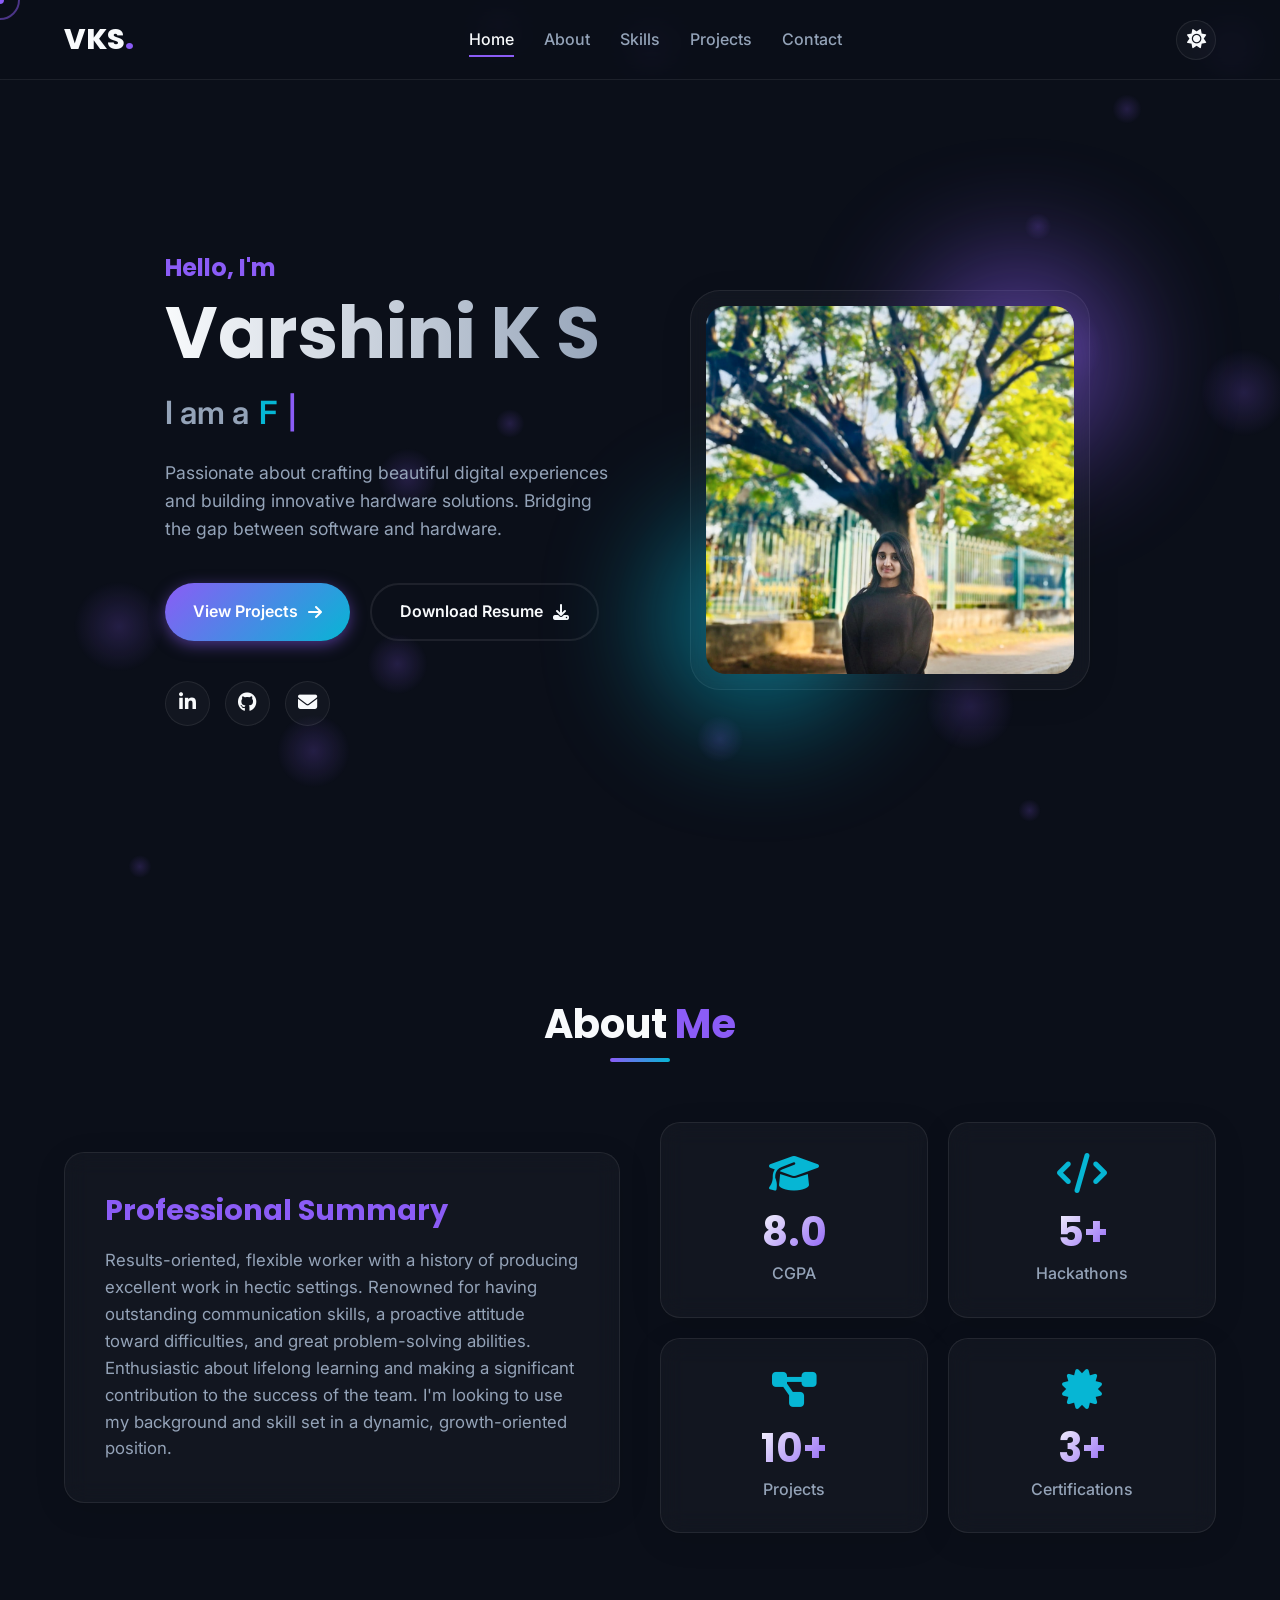
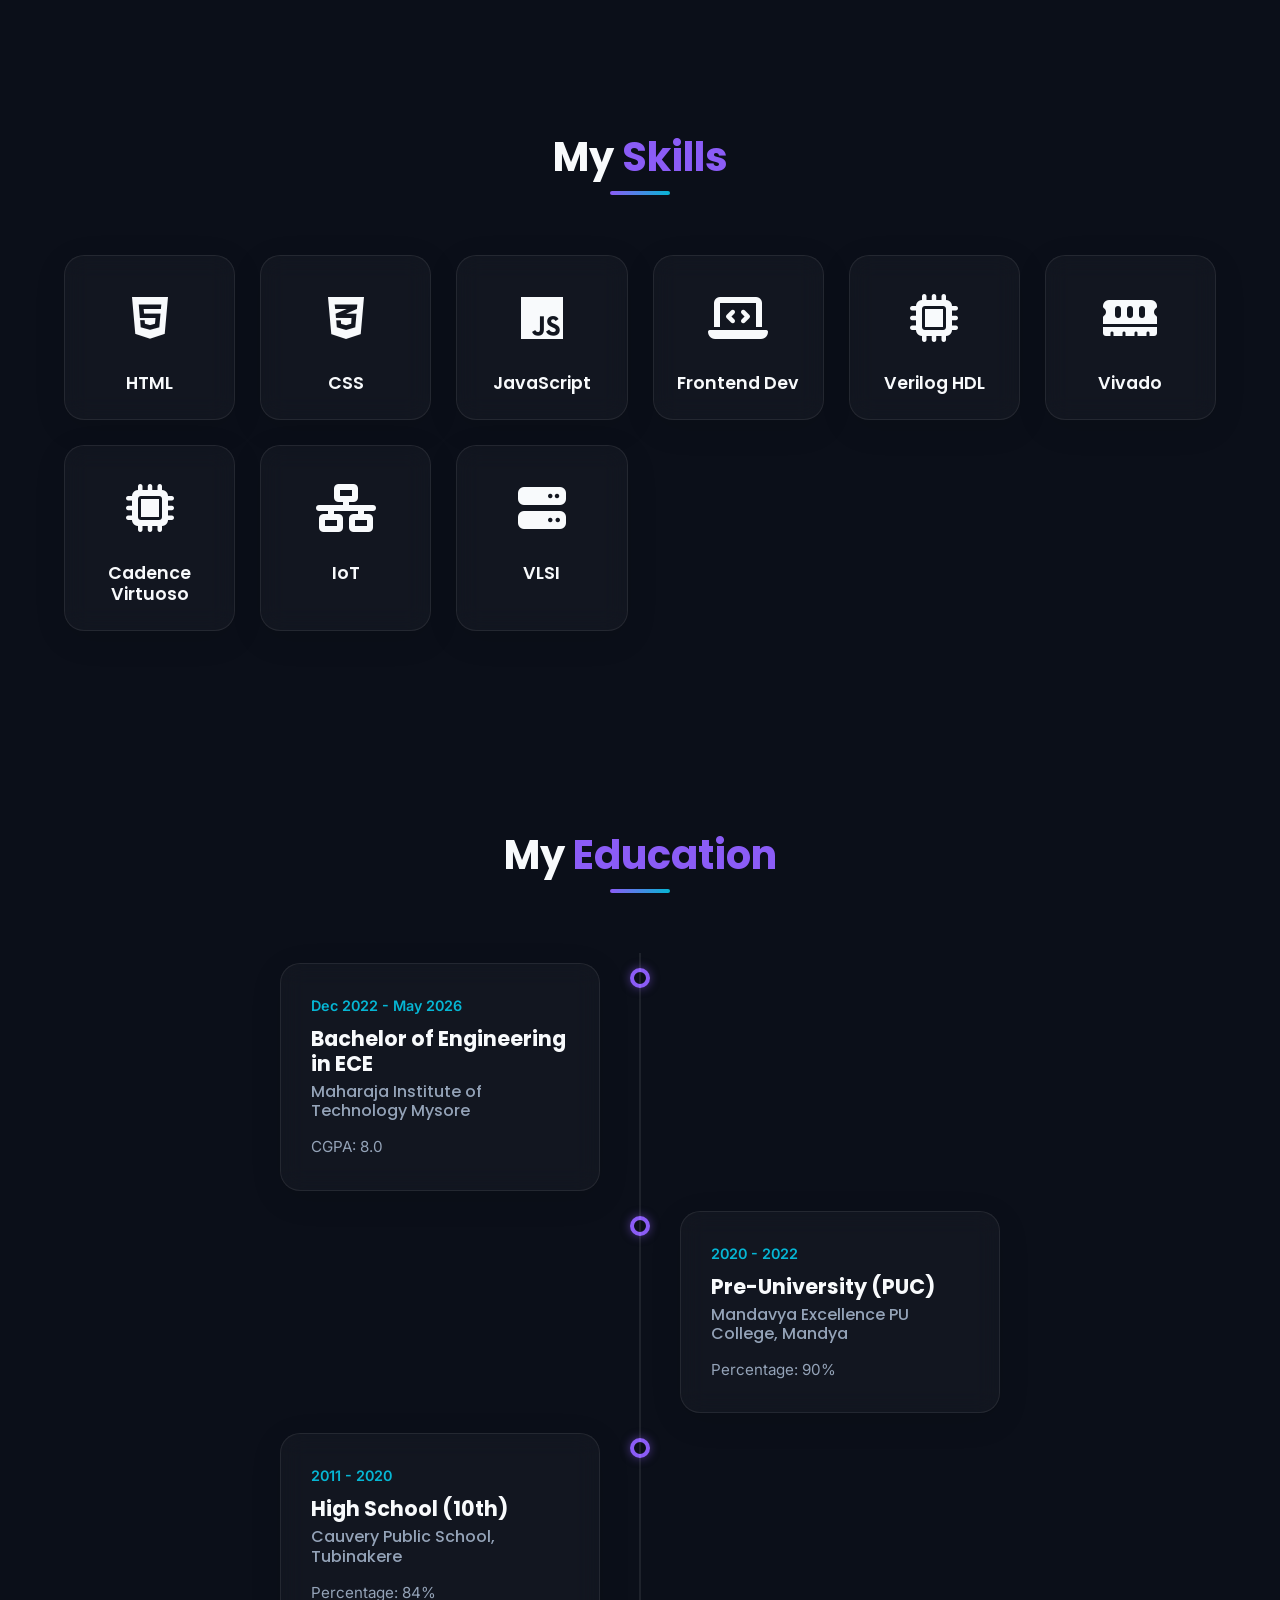
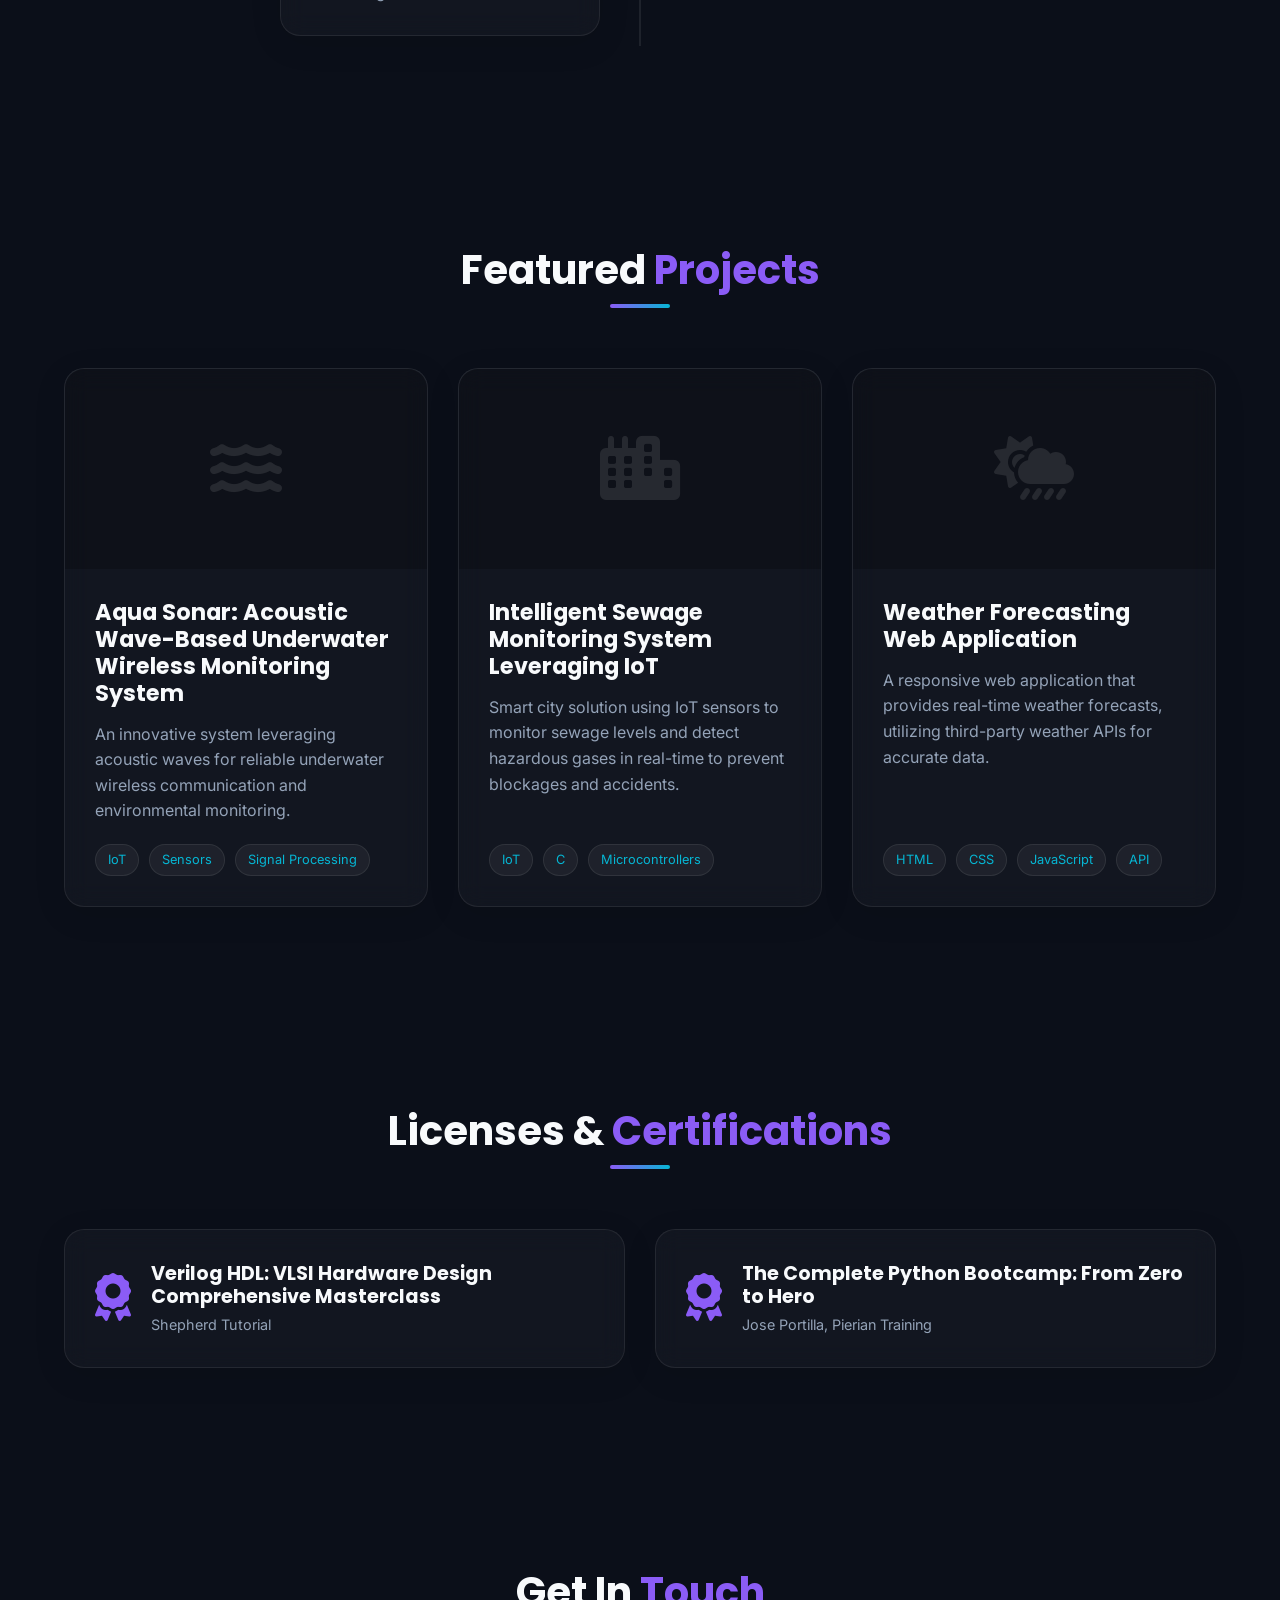
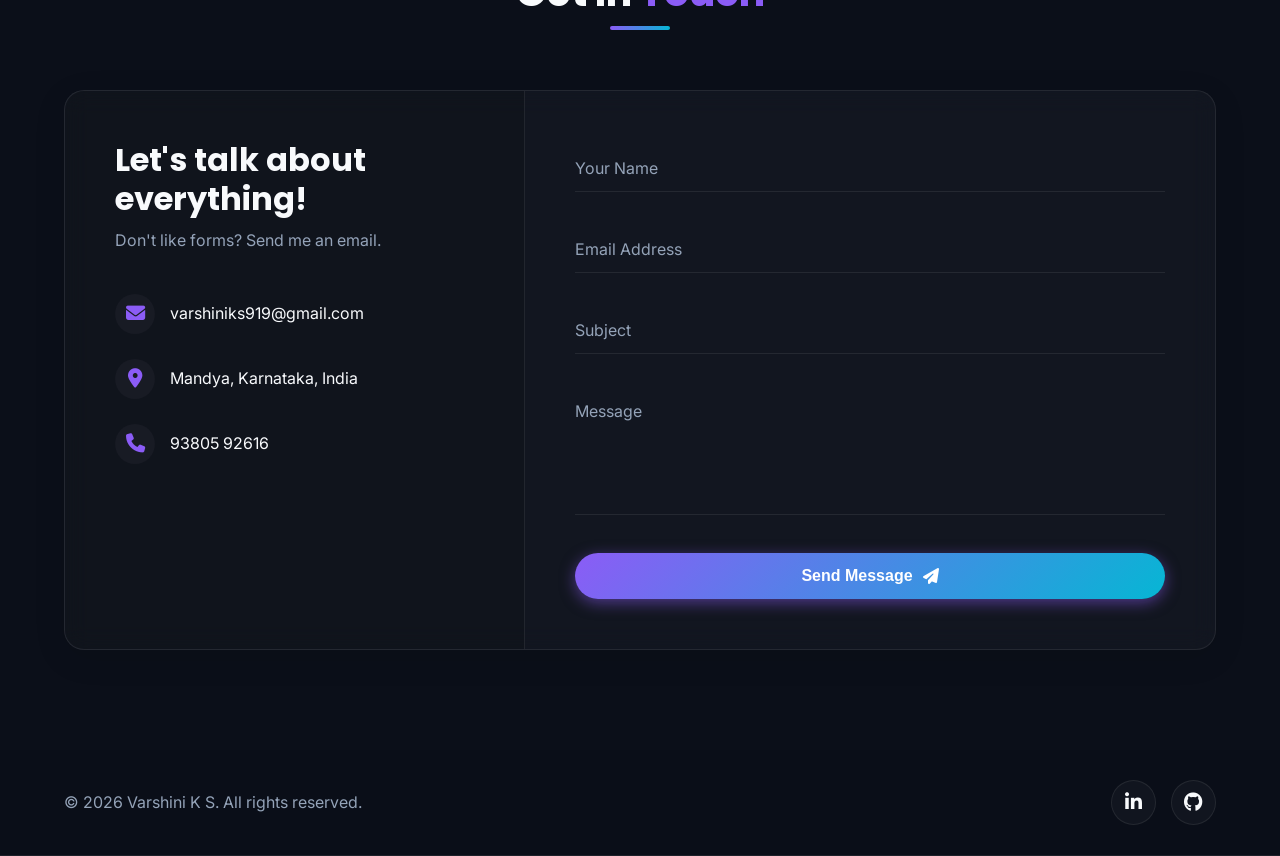
<file: index.html>
<!DOCTYPE html>
<html lang="en" data-theme="dark">
<head>
    <meta charset="UTF-8">
    <meta name="viewport" content="width=device-width, initial-scale=1.0">
    <title>Varshini K S - Portfolio</title>
    <meta name="description" content="Personal Portfolio of Varshini K S - ECE Student, Frontend Developer, IoT & VLSI Enthusiast">
    <!-- Google Fonts -->
    <link rel="preconnect" href="https://fonts.googleapis.com">
    <link rel="preconnect" href="https://fonts.gstatic.com" crossorigin>
    <link href="https://fonts.googleapis.com/css2?family=Poppins:wght@300;400;500;600;700;800&family=Inter:wght@300;400;500;600;700&display=swap" rel="stylesheet">
    <!-- Font Awesome for Icons -->
    <link rel="stylesheet" href="https://cdnjs.cloudflare.com/ajax/libs/font-awesome/6.4.0/css/all.min.css">
    <link rel="stylesheet" href="style.css">
</head>
<body>
    <!-- Custom Cursor -->
    <div class="cursor-dot"></div>
    <div class="cursor-outline"></div>

    <!-- Page Loader -->
    <div class="loader-wrapper">
        <div class="loader">
            <div class="loader-circle"></div>
            <div class="loader-text">Loading...</div>
        </div>
    </div>

    <!-- Background Particles -->
    <div id="particles-container"></div>

    <!-- Navbar -->
    <header class="navbar glass-nav">
        <div class="container nav-container">
            <a href="#hero" class="logo">VKS<span>.</span></a>
            <nav class="nav-links">
                <a href="#hero" class="nav-link active">Home</a>
                <a href="#about" class="nav-link">About</a>
                <a href="#skills" class="nav-link">Skills</a>
                <a href="#projects" class="nav-link">Projects</a>
                <a href="#contact" class="nav-link">Contact</a>
            </nav>
            <div class="nav-controls">
                <button id="theme-toggle" class="theme-btn" aria-label="Toggle Theme">
                    <i class="fa-solid fa-moon dark-icon"></i>
                    <i class="fa-solid fa-sun light-icon"></i>
                </button>
                <button class="hamburger" aria-label="Toggle Menu">
                    <span class="bar"></span>
                    <span class="bar"></span>
                    <span class="bar"></span>
                </button>
            </div>
        </div>
    </header>

    <main>
        <!-- Hero Section -->
        <section id="hero" class="hero-section">
            <div class="container hero-container">
                <div class="hero-content">
                    <h2 class="greeting reveal">Hello, I'm</h2>
                    <h1 class="name reveal delay-1">Varshini K S</h1>
                    <div class="role-wrapper reveal delay-2">
                        <span class="static-text">I am a </span>
                        <span class="typing-text"></span><span class="cursor">|</span>
                    </div>
                    <p class="hero-desc reveal delay-3">
                        Passionate about crafting beautiful digital experiences and building innovative hardware solutions. Bridging the gap between software and hardware.
                    </p>
                    <div class="hero-btns reveal delay-4">
                        <a href="#projects" class="btn primary-btn magnetic-btn">
                            <span>View Projects</span> <i class="fa-solid fa-arrow-right"></i>
                        </a>
                        <a href="ABC varshini (1).pdf" class="btn secondary-btn magnetic-btn">
                            <span>Download Resume</span> <i class="fa-solid fa-download"></i>
                        </a>
                    </div>
                    <div class="social-links reveal delay-5">
                        <a href="www.linkedin.com/in/varshini-k-s-5992a6260" class="social-icon" aria-label="LinkedIn"><i class="fa-brands fa-linkedin-in"></i></a>
                        <a href="https://github.com/varshiniks2004/MERN_Stu_FebMay26Mys" class="social-icon" aria-label="GitHub"><i class="fa-brands fa-github"></i></a>
                        <a href="mailto:varshiniks9198@gmail.com" class="social-icon" aria-label="Email"><i class="fa-solid fa-envelope"></i></a>
                    </div>
                </div>
                <div class="hero-image reveal delay-3">
                    <div class="img-wrapper glass-card">
                        <img src="my photo 1.jpeg" alt="Varshini K S" class="profile-img">
                        <div class="glow-blob blob-1"></div>
                        <div class="glow-blob blob-2"></div>
                    </div>
                </div>
            </div>
        </section>

        <!-- About Section -->
        <section id="about" class="about-section section-padding">
            <div class="container">
                <div class="section-title reveal">
                    <h2>About <span>Me</span></h2>
                    <div class="title-line"></div>
                </div>
                <div class="about-content">
                    <div class="about-text glass-card reveal">
                        <h3>Professional Summary</h3>
                        <p>Results-oriented, flexible worker with a history of producing excellent work in hectic settings. Renowned for having outstanding communication skills, a proactive attitude toward difficulties, and great problem-solving abilities. Enthusiastic about lifelong learning and making a significant contribution to the success of the team. I'm looking to use my background and skill set in a dynamic, growth-oriented position.</p>
                    </div>
                    <div class="stats-grid">
                        <div class="stat-card glass-card reveal delay-1">
                            <i class="fa-solid fa-graduation-cap stat-icon"></i>
                            <h4 class="stat-number">8.0</h4>
                            <p class="stat-text">CGPA</p>
                        </div>
                        <div class="stat-card glass-card reveal delay-2">
                            <i class="fa-solid fa-code stat-icon"></i>
                            <h4 class="stat-number">5+</h4>
                            <p class="stat-text">Hackathons</p>
                        </div>
                        <div class="stat-card glass-card reveal delay-3">
                            <i class="fa-solid fa-diagram-project stat-icon"></i>
                            <h4 class="stat-number">10+</h4>
                            <p class="stat-text">Projects</p>
                        </div>
                        <div class="stat-card glass-card reveal delay-4">
                            <i class="fa-solid fa-certificate stat-icon"></i>
                            <h4 class="stat-number">3+</h4>
                            <p class="stat-text">Certifications</p>
                        </div>
                    </div>
                </div>
            </div>
        </section>

        <!-- Skills Section -->
        <section id="skills" class="skills-section section-padding">
            <div class="container">
                <div class="section-title reveal">
                    <h2>My <span>Skills</span></h2>
                    <div class="title-line"></div>
                </div>
                <div class="skills-grid">
                    <!-- Programming -->
                    
                    <!-- Web Dev -->
                    <div class="skill-card glass-card reveal delay-2">
                        <div class="skill-icon"><i class="fa-brands fa-html5"></i></div>
                        <h4>HTML</h4>
                    </div>
                    <div class="skill-card glass-card reveal delay-2">
                        <div class="skill-icon"><i class="fa-brands fa-css3-alt"></i></div>
                        <h4>CSS</h4>
                    </div>
                    <div class="skill-card glass-card reveal delay-2">
                        <div class="skill-icon"><i class="fa-brands fa-js"></i></div>
                        <h4>JavaScript</h4>
                    </div>
                    <div class="skill-card glass-card reveal delay-2">
                        <div class="skill-icon"><i class="fa-solid fa-laptop-code"></i></div>
                        <h4>Frontend Dev</h4>
                    </div>
                    <!-- Hardware/VLSI -->
                    <div class="skill-card glass-card reveal delay-3">
                        <div class="skill-icon"><i class="fa-solid fa-microchip"></i></div>
                        <h4>Verilog HDL</h4>
                    </div>
                    <div class="skill-card glass-card reveal delay-3">
                        <div class="skill-icon"><i class="fa-solid fa-memory"></i></div>
                        <h4>Vivado</h4>
                    </div>
                    <div class="skill-card glass-card reveal delay-3">
                        <div class="skill-icon"><i class="fa-solid fa-microchip"></i></div>
                        <h4>Cadence Virtuoso</h4>
                    </div>
                    <div class="skill-card glass-card reveal delay-3">
                        <div class="skill-icon"><i class="fa-solid fa-network-wired"></i></div>
                        <h4>IoT</h4>
                    </div>
                    <div class="skill-card glass-card reveal delay-3">
                        <div class="skill-icon"><i class="fa-solid fa-server"></i></div>
                        <h4>VLSI</h4>
                    </div>
                </div>
            </div>
        </section>

        <!-- Education Section -->
        <section id="education" class="education-section section-padding">
            <div class="container">
                <div class="section-title reveal">
                    <h2>My <span>Education</span></h2>
                    <div class="title-line"></div>
                </div>
                <div class="timeline">
                    <div class="timeline-item reveal">
                        <div class="timeline-dot"></div>
                        <div class="timeline-content glass-card">
                            <div class="timeline-date">Dec 2022 - May 2026</div>
                            <h3 class="timeline-title">Bachelor of Engineering in ECE</h3>
                            <h4 class="timeline-subtitle">Maharaja Institute of Technology Mysore</h4>
                            <p class="timeline-desc">CGPA: 8.0</p>
                        </div>
                    </div>
                    <div class="timeline-item reveal">
                        <div class="timeline-dot"></div>
                        <div class="timeline-content glass-card">
                            <div class="timeline-date">2020 - 2022</div>
                            <h3 class="timeline-title">Pre-University (PUC)</h3>
                            <h4 class="timeline-subtitle">Mandavya Excellence PU College, Mandya</h4>
                            <p class="timeline-desc">Percentage: 90%</p>
                        </div>
                    </div>
                    <div class="timeline-item reveal">
                        <div class="timeline-dot"></div>
                        <div class="timeline-content glass-card">
                            <div class="timeline-date">2011 - 2020</div>
                            <h3 class="timeline-title">High School (10th)</h3>
                            <h4 class="timeline-subtitle">Cauvery Public School, Tubinakere</h4>
                            <p class="timeline-desc">Percentage: 84%</p>
                        </div>
                    </div>
                </div>
            </div>
        </section>

        <!-- Projects Section -->
        <section id="projects" class="projects-section section-padding">
            <div class="container">
                <div class="section-title reveal">
                    <h2>Featured <span>Projects</span></h2>
                    <div class="title-line"></div>
                </div>
                <div class="projects-grid">
                    <!-- Project 1 -->
                    <div class="project-card glass-card tilt-card reveal delay-1">
                        <div class="project-img-wrapper">
                            <div class="project-overlay">
                                <a href="#" class="project-link"><i class="fa-brands fa-github"></i></a>
                                <a href="#" class="project-link"><i class="fa-solid fa-link"></i></a>
                            </div>
                            <div class="project-placeholder"><i class="fa-solid fa-water"></i></div>
                        </div>
                        <div class="project-info">
                            <h3>Aqua Sonar: Acoustic Wave-Based Underwater Wireless Monitoring System</h3>
                            <p>An innovative system leveraging acoustic waves for reliable underwater wireless communication and environmental monitoring.</p>
                            <div class="tech-stack">
                                <span>IoT</span>
                                <span>Sensors</span>
                                <span>Signal Processing</span>
                            </div>
                        </div>
                    </div>
                    <!-- Project 2 -->
                    <div class="project-card glass-card tilt-card reveal delay-2">
                        <div class="project-img-wrapper">
                            <div class="project-overlay">
                                <a href="#" class="project-link"><i class="fa-brands fa-github"></i></a>
                                <a href="#" class="project-link"><i class="fa-solid fa-link"></i></a>
                            </div>
                            <div class="project-placeholder"><i class="fa-solid fa-city"></i></div>
                        </div>
                        <div class="project-info">
                            <h3>Intelligent Sewage Monitoring System Leveraging IoT</h3>
                            <p>Smart city solution using IoT sensors to monitor sewage levels and detect hazardous gases in real-time to prevent blockages and accidents.</p>
                            <div class="tech-stack">
                                <span>IoT</span>
                                <span>C</span>
                                <span>Microcontrollers</span>
                            </div>
                        </div>
                    </div>
                    <!-- Project 3 -->
                    <div class="project-card glass-card tilt-card reveal delay-3">
                        <div class="project-img-wrapper">
                            <div class="project-overlay">
                                <a href="#" class="project-link"><i class="fa-brands fa-github"></i></a>
                                <a href="#" class="project-link"><i class="fa-solid fa-link"></i></a>
                            </div>
                            <div class="project-placeholder"><i class="fa-solid fa-cloud-sun-rain"></i></div>
                        </div>
                        <div class="project-info">
                            <h3>Weather Forecasting Web Application</h3>
                            <p>A responsive web application that provides real-time weather forecasts, utilizing third-party weather APIs for accurate data.</p>
                            <div class="tech-stack">
                                <span>HTML</span>
                                <span>CSS</span>
                                <span>JavaScript</span>
                                <span>API</span>
                            </div>
                        </div>
                    </div>
                </div>
            </div>
        </section>

        <!-- Certifications Section -->
        <section id="certifications" class="certs-section section-padding">
            <div class="container">
                <div class="section-title reveal">
                    <h2>Licenses & <span>Certifications</span></h2>
                    <div class="title-line"></div>
                </div>
                <div class="certs-grid">
                    <div class="cert-card glass-card reveal delay-1">
                        <div class="cert-icon"><i class="fa-solid fa-award"></i></div>
                        <div class="cert-info">
                            <h3>Verilog HDL: VLSI Hardware Design Comprehensive Masterclass</h3>
                            <p class="cert-issuer">Shepherd Tutorial</p>
                        </div>
                    </div>
                    <div class="cert-card glass-card reveal delay-2">
                        <div class="cert-icon"><i class="fa-solid fa-award"></i></div>
                        <div class="cert-info">
                            <h3>The Complete Python Bootcamp: From Zero to Hero</h3>
                            <p class="cert-issuer">Jose Portilla, Pierian Training</p>
                        </div>
                    </div>
                </div>
            </div>
        </section>

        <!-- Contact Section -->
        <section id="contact" class="contact-section section-padding">
            <div class="container">
                <div class="section-title reveal">
                    <h2>Get In <span>Touch</span></h2>
                    <div class="title-line"></div>
                </div>
                <div class="contact-container glass-card reveal delay-1">
                    <div class="contact-info">
                        <h3>Let's talk about everything!</h3>
                        <p>Don't like forms? Send me an email.</p>
                        <div class="contact-item">
                            <i class="fa-solid fa-envelope"></i>
                            <span>varshiniks919@gmail.com</span>
                        </div>
                        <div class="contact-item">
                            <i class="fa-solid fa-location-dot"></i>
                            <span>Mandya, Karnataka, India</span>
                        </div>
                        <div class="contact-item">
                            <i class="fa-solid fa-phone"></i>
                            <span>93805 92616</span>
                        </div>
                    </div>
                    <form class="contact-form" id="contact-form">
                        <div class="input-group">
                            <input type="text" id="name" required>
                            <label for="name">Your Name</label>
                            <div class="input-border"></div>
                        </div>
                        <div class="input-group">
                            <input type="email" id="email" required>
                            <label for="email">Email Address</label>
                            <div class="input-border"></div>
                        </div>
                        <div class="input-group">
                            <input type="text" id="subject" required>
                            <label for="subject">Subject</label>
                            <div class="input-border"></div>
                        </div>
                        <div class="input-group">
                            <textarea id="message" rows="5" required></textarea>
                            <label for="message">Message</label>
                            <div class="input-border"></div>
                        </div>
                        <button type="submit" class="btn primary-btn submit-btn magnetic-btn">
                            <span>Send Message</span> <i class="fa-solid fa-paper-plane"></i>
                        </button>
                    </form>
                </div>
            </div>
        </section>
    </main>

    <!-- Footer -->
    <footer class="footer glass-nav">
        <div class="container footer-container">
            <p>&copy; 2026 Varshini K S. All rights reserved.</p>
            <div class="footer-socials">
                <a href="#" class="social-icon"><i class="fa-brands fa-linkedin-in"></i></a>
                <a href="#" class="social-icon"><i class="fa-brands fa-github"></i></a>
            </div>
        </div>
    </footer>

    <!-- Back to Top Button -->
    <a href="#hero" class="back-to-top glass-card" aria-label="Back to top">
        <i class="fa-solid fa-arrow-up"></i>
    </a>

    <!-- Scripts -->
    <script src="script.js"></script>
</body>
</html>
</file>
<file: style.css>
/* ==========================================================================
   CSS Variables & Themes
   ========================================================================== */
:root {
    /* Dark Theme (Default) */
    --bg-color: #0B0F19;
    --card-bg: rgba(255, 255, 255, 0.03);
    --card-border: rgba(255, 255, 255, 0.08);
    --text-primary: #F8FAFC;
    --text-secondary: #94A3B8;
    
    /* Accents */
    --primary-color: #8B5CF6; /* Purple */
    --primary-color-glow: rgba(139, 92, 246, 0.5);
    --secondary-color: #06B6D4; /* Cyan */
    --secondary-color-glow: rgba(6, 182, 212, 0.5);
    
    /* Utilities */
    --blur-amt: 12px;
    --transition: all 0.3s cubic-bezier(0.25, 0.8, 0.25, 1);
    --nav-height: 80px;
}

[data-theme="light"] {
    --bg-color: #F8FAFC;
    --card-bg: rgba(255, 255, 255, 0.7);
    --card-border: rgba(0, 0, 0, 0.1);
    --text-primary: #111827;
    --text-secondary: #475569;
    
    --primary-color: #7C3AED;
    --secondary-color: #0891B2;
}

/* ==========================================================================
   Reset & Typography
   ========================================================================== */
* {
    margin: 0;
    padding: 0;
    box-sizing: border-box;
}

html {
    scroll-behavior: smooth;
    /* Custom Scrollbar */
    scrollbar-width: thin;
    scrollbar-color: var(--primary-color) var(--bg-color);
}

body {
    font-family: 'Inter', sans-serif;
    background-color: var(--bg-color);
    color: var(--text-primary);
    line-height: 1.6;
    overflow-x: hidden;
    transition: background-color 0.5s ease, color 0.5s ease;
    cursor: none; /* Hide default cursor for custom one */
}

h1, h2, h3, h4, h5, h6 {
    font-family: 'Poppins', sans-serif;
    font-weight: 700;
    line-height: 1.2;
}

a {
    text-decoration: none;
    color: inherit;
    cursor: none;
}

ul {
    list-style: none;
}

img {
    max-width: 100%;
    display: block;
}

/* Custom Scrollbar Webkit */
::-webkit-scrollbar {
    width: 8px;
}
::-webkit-scrollbar-track {
    background: var(--bg-color);
}
::-webkit-scrollbar-thumb {
    background: var(--primary-color);
    border-radius: 4px;
}

/* ==========================================================================
   Custom Cursor & Loader
   ========================================================================== */
.cursor-dot, .cursor-outline {
    position: fixed;
    top: 0;
    left: 0;
    transform: translate(-50%, -50%);
    border-radius: 50%;
    z-index: 9999;
    pointer-events: none;
}

.cursor-dot {
    width: 8px;
    height: 8px;
    background-color: var(--primary-color);
}

.cursor-outline {
    width: 40px;
    height: 40px;
    border: 2px solid var(--primary-color-glow);
    transition: width 0.2s, height 0.2s, background-color 0.2s;
}

.cursor-hover .cursor-outline {
    width: 60px;
    height: 60px;
    background-color: var(--primary-color-glow);
    border-color: transparent;
}

/* Loader */
.loader-wrapper {
    position: fixed;
    top: 0;
    left: 0;
    width: 100%;
    height: 100vh;
    background-color: var(--bg-color);
    display: flex;
    justify-content: center;
    align-items: center;
    z-index: 10000;
    transition: opacity 0.5s ease, visibility 0.5s ease;
}

.loader {
    display: flex;
    flex-direction: column;
    align-items: center;
    gap: 20px;
}

.loader-circle {
    width: 60px;
    height: 60px;
    border: 4px solid var(--card-border);
    border-top-color: var(--primary-color);
    border-radius: 50%;
    animation: spin 1s linear infinite;
}

.loader-text {
    font-family: 'Poppins', sans-serif;
    font-weight: 600;
    letter-spacing: 2px;
    color: var(--primary-color);
    animation: pulse 1.5s ease infinite;
}

@keyframes spin {
    to { transform: rotate(360deg); }
}

@keyframes pulse {
    0%, 100% { opacity: 1; }
    50% { opacity: 0.5; }
}

/* Background Particles */
#particles-container {
    position: fixed;
    top: 0;
    left: 0;
    width: 100%;
    height: 100vh;
    z-index: -1;
    overflow: hidden;
    pointer-events: none;
}

.particle {
    position: absolute;
    border-radius: 50%;
    background: radial-gradient(circle, var(--primary-color) 0%, transparent 70%);
    opacity: 0.2;
    animation: floatParticle linear infinite;
}

@keyframes floatParticle {
    0% { transform: translateY(0) rotate(0deg); }
    100% { transform: translateY(-100vh) rotate(360deg); }
}

/* ==========================================================================
   Layout & Utility Classes
   ========================================================================== */
.container {
    max-width: 1200px;
    margin: 0 auto;
    padding: 0 24px;
}

.section-padding {
    padding: 100px 0;
}

.glass-card {
    background: var(--card-bg);
    backdrop-filter: blur(var(--blur-amt));
    -webkit-backdrop-filter: blur(var(--blur-amt));
    border: 1px solid var(--card-border);
    border-radius: 20px;
    box-shadow: 0 8px 32px rgba(0, 0, 0, 0.1);
    transition: var(--transition);
}

.glass-card:hover {
    border-color: rgba(255, 255, 255, 0.2);
    transform: translateY(-5px);
    box-shadow: 0 15px 35px rgba(0, 0, 0, 0.2), 0 0 20px var(--primary-color-glow);
}

.glass-nav {
    background: rgba(11, 15, 25, 0.7);
    backdrop-filter: blur(16px);
    -webkit-backdrop-filter: blur(16px);
    border-bottom: 1px solid var(--card-border);
}

[data-theme="light"] .glass-nav {
    background: rgba(248, 250, 252, 0.7);
}

.section-title {
    text-align: center;
    margin-bottom: 60px;
}

.section-title h2 {
    font-size: 2.5rem;
    display: inline-block;
    position: relative;
}

.section-title span {
    color: var(--primary-color);
}

.title-line {
    width: 60px;
    height: 4px;
    background: linear-gradient(90deg, var(--primary-color), var(--secondary-color));
    margin: 10px auto 0;
    border-radius: 2px;
}

.btn {
    display: inline-flex;
    align-items: center;
    justify-content: center;
    gap: 10px;
    padding: 14px 28px;
    border-radius: 30px;
    font-weight: 600;
    font-size: 1rem;
    transition: var(--transition);
    border: none;
    outline: none;
    cursor: none;
    position: relative;
    overflow: hidden;
    z-index: 1;
}

.primary-btn {
    background: linear-gradient(135deg, var(--primary-color), var(--secondary-color));
    color: #fff;
    box-shadow: 0 4px 15px var(--primary-color-glow);
}

.primary-btn::before {
    content: '';
    position: absolute;
    top: 0; left: 0; width: 100%; height: 100%;
    background: linear-gradient(135deg, var(--secondary-color), var(--primary-color));
    z-index: -1;
    transition: opacity 0.3s;
    opacity: 0;
}

.primary-btn:hover::before {
    opacity: 1;
}

.primary-btn:hover {
    box-shadow: 0 6px 20px var(--secondary-color-glow);
}

.secondary-btn {
    background: transparent;
    border: 2px solid var(--card-border);
    color: var(--text-primary);
}

.secondary-btn:hover {
    border-color: var(--primary-color);
    background: var(--card-bg);
}

/* ==========================================================================
   Navigation
   ========================================================================== */
.navbar {
    position: fixed;
    top: 0;
    left: 0;
    width: 100%;
    height: var(--nav-height);
    z-index: 1000;
    transition: var(--transition);
}

.nav-container {
    display: flex;
    justify-content: space-between;
    align-items: center;
    height: 100%;
}

.logo {
    font-size: 1.8rem;
    font-weight: 800;
    font-family: 'Poppins', sans-serif;
}

.logo span {
    color: var(--primary-color);
}

.nav-links {
    display: flex;
    gap: 30px;
}

.nav-link {
    font-weight: 500;
    color: var(--text-secondary);
    position: relative;
    padding: 5px 0;
    transition: var(--transition);
}

.nav-link::after {
    content: '';
    position: absolute;
    bottom: 0;
    left: 0;
    width: 0;
    height: 2px;
    background: var(--primary-color);
    transition: var(--transition);
}

.nav-link:hover, .nav-link.active {
    color: var(--text-primary);
}

.nav-link:hover::after, .nav-link.active::after {
    width: 100%;
}

.nav-controls {
    display: flex;
    align-items: center;
    gap: 20px;
}

.theme-btn {
    background: none;
    border: none;
    color: var(--text-primary);
    font-size: 1.2rem;
    cursor: none;
    width: 40px;
    height: 40px;
    border-radius: 50%;
    display: flex;
    justify-content: center;
    align-items: center;
    transition: var(--transition);
    background: var(--card-bg);
    border: 1px solid var(--card-border);
}

.theme-btn:hover {
    border-color: var(--primary-color);
    color: var(--primary-color);
}

.dark-icon, .light-icon {
    position: absolute;
    transition: var(--transition);
}

[data-theme="dark"] .dark-icon { opacity: 0; transform: scale(0); }
[data-theme="dark"] .light-icon { opacity: 1; transform: scale(1); }
[data-theme="light"] .light-icon { opacity: 0; transform: scale(0); }
[data-theme="light"] .dark-icon { opacity: 1; transform: scale(1); }

.hamburger {
    display: none;
    background: none;
    border: none;
    cursor: none;
}

.hamburger .bar {
    display: block;
    width: 25px;
    height: 3px;
    margin: 5px auto;
    transition: var(--transition);
    background-color: var(--text-primary);
}

/* ==========================================================================
   Hero Section
   ========================================================================== */
.hero-section {
    min-height: 100vh;
    display: flex;
    align-items: center;
    padding-top: var(--nav-height);
    position: relative;
    overflow: hidden;
}

.hero-container {
    display: flex;
    align-items: center;
    justify-content: space-between;
    gap: 50px;
}

.hero-content {
    flex: 1;
    max-width: 600px;
}

.greeting {
    font-size: 1.5rem;
    color: var(--primary-color);
    margin-bottom: 10px;
}

.name {
    font-size: 4.5rem;
    line-height: 1.1;
    margin-bottom: 15px;
    background: linear-gradient(to right, var(--text-primary), var(--text-secondary));
    -webkit-background-clip: text;
    -webkit-text-fill-color: transparent;
}

.role-wrapper {
    font-size: 2rem;
    font-weight: 600;
    margin-bottom: 20px;
    display: flex;
    align-items: center;
    gap: 10px;
    flex-wrap: wrap;
}

.static-text {
    color: var(--text-secondary);
}

.typing-text {
    color: var(--secondary-color);
}

.cursor {
    animation: blink 1s step-end infinite;
    color: var(--primary-color);
}

@keyframes blink { 50% { opacity: 0; } }

.hero-desc {
    color: var(--text-secondary);
    font-size: 1.1rem;
    margin-bottom: 40px;
    max-width: 500px;
}

.hero-btns {
    display: flex;
    gap: 20px;
    margin-bottom: 40px;
}

.social-links {
    display: flex;
    gap: 15px;
}

.social-icon {
    width: 45px;
    height: 45px;
    border-radius: 50%;
    background: var(--card-bg);
    border: 1px solid var(--card-border);
    display: flex;
    justify-content: center;
    align-items: center;
    font-size: 1.2rem;
    color: var(--text-primary);
    transition: var(--transition);
}

.social-icon:hover {
    border-color: var(--primary-color);
    color: var(--primary-color);
    transform: translateY(-3px);
    box-shadow: 0 5px 15px var(--primary-color-glow);
}

.hero-image {
    flex: 1;
    display: flex;
    justify-content: center;
    position: relative;
}

.img-wrapper {
    position: relative;
    width: 400px;
    height: 400px;
    border-radius: 30px;
    padding: 15px;
    z-index: 1;
}

.profile-img {
    width: 100%;
    height: 100%;
    object-fit: cover;
    border-radius: 20px;
    filter: grayscale(20%) contrast(1.1);
    transition: var(--transition);
}

.img-wrapper:hover .profile-img {
    filter: grayscale(0) contrast(1);
}

.glow-blob {
    position: absolute;
    width: 200px;
    height: 200px;
    border-radius: 50%;
    filter: blur(60px);
    z-index: -1;
    opacity: 0.6;
    animation: float 6s ease-in-out infinite alternate;
}

.blob-1 {
    top: -30px;
    right: -30px;
    background: var(--primary-color);
}

.blob-2 {
    bottom: -30px;
    left: -30px;
    background: var(--secondary-color);
    animation-delay: 3s;
}

@keyframes float {
    0% { transform: translate(0, 0) scale(1); }
    100% { transform: translate(20px, -20px) scale(1.1); }
}

/* ==========================================================================
   About Section
   ========================================================================== */
.about-content {
    display: grid;
    grid-template-columns: 1fr 1fr;
    gap: 40px;
    align-items: center;
}

.about-text {
    padding: 40px;
}

.about-text h3 {
    font-size: 1.8rem;
    margin-bottom: 20px;
    color: var(--primary-color);
}

.about-text p {
    color: var(--text-secondary);
    font-size: 1.05rem;
}

.stats-grid {
    display: grid;
    grid-template-columns: 1fr 1fr;
    gap: 20px;
}

.stat-card {
    padding: 30px 20px;
    text-align: center;
    display: flex;
    flex-direction: column;
    align-items: center;
    justify-content: center;
}

.stat-icon {
    font-size: 2.5rem;
    color: var(--secondary-color);
    margin-bottom: 15px;
}

.stat-number {
    font-size: 2.5rem;
    margin-bottom: 5px;
    background: linear-gradient(135deg, var(--text-primary), var(--primary-color));
    -webkit-background-clip: text;
    -webkit-text-fill-color: transparent;
}

.stat-text {
    color: var(--text-secondary);
    font-weight: 500;
}

/* ==========================================================================
   Skills Section
   ========================================================================== */
.skills-grid {
    display: grid;
    grid-template-columns: repeat(auto-fill, minmax(150px, 1fr));
    gap: 25px;
}

.skill-card {
    padding: 25px 15px;
    text-align: center;
    display: flex;
    flex-direction: column;
    align-items: center;
    gap: 15px;
}

.skill-icon {
    font-size: 3rem;
    color: var(--text-primary);
    transition: var(--transition);
}

.skill-card:hover .skill-icon {
    color: var(--primary-color);
    transform: scale(1.1);
}

.skill-card h4 {
    font-size: 1.1rem;
    font-weight: 600;
}

/* ==========================================================================
   Education Section
   ========================================================================== */
.timeline {
    position: relative;
    max-width: 800px;
    margin: 0 auto;
}

.timeline::after {
    content: '';
    position: absolute;
    width: 2px;
    background: var(--card-border);
    top: 0;
    bottom: 0;
    left: 50%;
    margin-left: -1px;
}

.timeline-item {
    padding: 10px 40px;
    position: relative;
    background-color: inherit;
    width: 50%;
}

.timeline-item:nth-child(odd) {
    left: 0;
}

.timeline-item:nth-child(even) {
    left: 50%;
}

.timeline-dot {
    position: absolute;
    width: 20px;
    height: 20px;
    right: -10px;
    background-color: var(--bg-color);
    border: 4px solid var(--primary-color);
    top: 15px;
    border-radius: 50%;
    z-index: 1;
    box-shadow: 0 0 10px var(--primary-color-glow);
}

.timeline-item:nth-child(even) .timeline-dot {
    left: -10px;
}

.timeline-content {
    padding: 30px;
}

.timeline-date {
    color: var(--secondary-color);
    font-weight: 600;
    font-size: 0.9rem;
    margin-bottom: 10px;
}

.timeline-title {
    font-size: 1.3rem;
    margin-bottom: 5px;
}

.timeline-subtitle {
    font-size: 1rem;
    color: var(--text-secondary);
    font-weight: 500;
    margin-bottom: 15px;
}

.timeline-desc {
    color: var(--text-secondary);
    font-size: 0.95rem;
}

/* ==========================================================================
   Projects Section
   ========================================================================== */
.projects-grid {
    display: grid;
    grid-template-columns: repeat(auto-fill, minmax(350px, 1fr));
    gap: 30px;
}

.project-card {
    overflow: hidden;
    display: flex;
    flex-direction: column;
}

.project-img-wrapper {
    height: 200px;
    position: relative;
    overflow: hidden;
    background: rgba(0,0,0,0.2);
    display: flex;
    justify-content: center;
    align-items: center;
}

.project-placeholder {
    font-size: 4rem;
    color: rgba(255,255,255,0.1);
}

.project-overlay {
    position: absolute;
    top: 0; left: 0; width: 100%; height: 100%;
    background: rgba(139, 92, 246, 0.8);
    backdrop-filter: blur(4px);
    display: flex;
    justify-content: center;
    align-items: center;
    gap: 20px;
    opacity: 0;
    transition: var(--transition);
}

.project-card:hover .project-overlay {
    opacity: 1;
}

.project-link {
    width: 50px; height: 50px;
    border-radius: 50%;
    background: #fff;
    color: var(--primary-color);
    display: flex; justify-content: center; align-items: center;
    font-size: 1.2rem;
    transform: translateY(20px);
    transition: var(--transition);
}

.project-card:hover .project-link {
    transform: translateY(0);
}

.project-link:hover {
    background: var(--bg-color);
    color: var(--text-primary);
}

.project-info {
    padding: 30px;
    flex: 1;
    display: flex;
    flex-direction: column;
}

.project-info h3 {
    font-size: 1.4rem;
    margin-bottom: 15px;
}

.project-info p {
    color: var(--text-secondary);
    margin-bottom: 20px;
    flex: 1;
}

.tech-stack {
    display: flex;
    flex-wrap: wrap;
    gap: 10px;
}

.tech-stack span {
    font-size: 0.8rem;
    padding: 5px 12px;
    background: rgba(255,255,255,0.05);
    border: 1px solid var(--card-border);
    border-radius: 20px;
    color: var(--secondary-color);
}

/* ==========================================================================
   Certifications Section
   ========================================================================== */
.certs-grid {
    display: grid;
    grid-template-columns: repeat(auto-fill, minmax(400px, 1fr));
    gap: 30px;
}

.cert-card {
    display: flex;
    align-items: center;
    gap: 20px;
    padding: 30px;
}

.cert-icon {
    font-size: 3rem;
    color: var(--primary-color);
}

.cert-info h3 {
    font-size: 1.2rem;
    margin-bottom: 5px;
}

.cert-issuer {
    color: var(--text-secondary);
    font-size: 0.9rem;
}

/* ==========================================================================
   Contact Section
   ========================================================================== */
.contact-container {
    display: grid;
    grid-template-columns: 1fr 1.5fr;
    gap: 0;
    overflow: hidden;
}

.contact-info {
    padding: 50px;
    background: rgba(0,0,0,0.1);
    border-right: 1px solid var(--card-border);
}

.contact-info h3 {
    font-size: 2rem;
    margin-bottom: 10px;
}

.contact-info p {
    color: var(--text-secondary);
    margin-bottom: 40px;
}

.contact-item {
    display: flex;
    align-items: center;
    gap: 15px;
    margin-bottom: 25px;
}

.contact-item i {
    font-size: 1.2rem;
    color: var(--primary-color);
    width: 40px; height: 40px;
    background: var(--card-bg);
    border-radius: 50%;
    display: flex; justify-content: center; align-items: center;
}

.contact-form {
    padding: 50px;
}

.input-group {
    position: relative;
    margin-bottom: 30px;
}

.input-group input, .input-group textarea {
    width: 100%;
    padding: 15px 0;
    background: none;
    border: none;
    border-bottom: 1px solid var(--card-border);
    color: var(--text-primary);
    font-size: 1rem;
    font-family: inherit;
    outline: none;
    resize: none;
}

.input-group label {
    position: absolute;
    top: 15px;
    left: 0;
    color: var(--text-secondary);
    pointer-events: none;
    transition: var(--transition);
}

.input-group input:focus ~ label,
.input-group input:valid ~ label,
.input-group textarea:focus ~ label,
.input-group textarea:valid ~ label {
    top: -10px;
    font-size: 0.8rem;
    color: var(--primary-color);
}

.input-border {
    position: absolute;
    bottom: 0; left: 0;
    width: 0; height: 2px;
    background: var(--primary-color);
    transition: var(--transition);
}

.input-group input:focus ~ .input-border,
.input-group textarea:focus ~ .input-border {
    width: 100%;
}

.submit-btn {
    width: 100%;
    cursor: none;
}

/* ==========================================================================
   Footer & Back to top
   ========================================================================== */
.footer {
    padding: 30px 0;
    text-align: center;
}

.footer-container {
    display: flex;
    justify-content: space-between;
    align-items: center;
}

.footer-container p {
    color: var(--text-secondary);
}

.footer-socials {
    display: flex;
    gap: 15px;
}

.back-to-top {
    position: fixed;
    bottom: 30px;
    right: 30px;
    width: 50px;
    height: 50px;
    display: flex;
    justify-content: center;
    align-items: center;
    border-radius: 50%;
    color: var(--primary-color);
    font-size: 1.2rem;
    z-index: 999;
    opacity: 0;
    visibility: hidden;
    transform: translateY(20px);
}

.back-to-top.show {
    opacity: 1;
    visibility: visible;
    transform: translateY(0);
}

.back-to-top:hover {
    background: var(--primary-color);
    color: #fff;
}

/* ==========================================================================
   Animations (Reveal)
   ========================================================================== */
.reveal {
    opacity: 0;
    transform: translateY(50px);
    transition: all 0.8s cubic-bezier(0.5, 0, 0, 1);
}

.reveal.active {
    opacity: 1;
    transform: translateY(0);
}

.delay-1 { transition-delay: 0.1s; }
.delay-2 { transition-delay: 0.2s; }
.delay-3 { transition-delay: 0.3s; }
.delay-4 { transition-delay: 0.4s; }
.delay-5 { transition-delay: 0.5s; }

/* ==========================================================================
   Media Queries
   ========================================================================== */
@media screen and (max-width: 992px) {
    .hero-container {
        flex-direction: column-reverse;
        text-align: center;
        margin-top: 50px;
    }
    
    .hero-content {
        display: flex;
        flex-direction: column;
        align-items: center;
    }
    
    .role-wrapper {
        justify-content: center;
    }
    
    .about-content {
        grid-template-columns: 1fr;
    }
    
    .timeline::after { left: 31px; }
    .timeline-item { width: 100%; padding-left: 70px; padding-right: 25px; }
    .timeline-item:nth-child(even) { left: 0%; }
    .timeline-dot { left: 21px; }
    .timeline-item:nth-child(even) .timeline-dot { left: 21px; }
    
    .contact-container {
        grid-template-columns: 1fr;
    }
    .contact-info {
        border-right: none;
        border-bottom: 1px solid var(--card-border);
    }
}

@media screen and (max-width: 768px) {
    .hamburger { display: block; }
    
    .nav-links {
        position: fixed;
        top: var(--nav-height);
        left: -100%;
        width: 100%;
        height: calc(100vh - var(--nav-height));
        background: var(--bg-color);
        flex-direction: column;
        align-items: center;
        justify-content: center;
        gap: 40px;
        transition: 0.4s ease;
    }
    
    .nav-links.active {
        left: 0;
    }
    
    .name { font-size: 3rem; }
    .img-wrapper { width: 300px; height: 300px; }
    
    .footer-container {
        flex-direction: column;
        gap: 20px;
    }

    /* Disable custom cursor on mobile for better experience */
    .cursor-dot, .cursor-outline { display: none; }
    body, a, .btn, .theme-btn, .hamburger { cursor: auto; }
}

@media screen and (max-width: 480px) {
    .name { font-size: 2.5rem; }
    .img-wrapper { width: 250px; height: 250px; }
    .hero-btns { flex-direction: column; width: 100%; }
    .stats-grid { grid-template-columns: 1fr; }
    .certs-grid { grid-template-columns: 1fr; }
}
</file>
